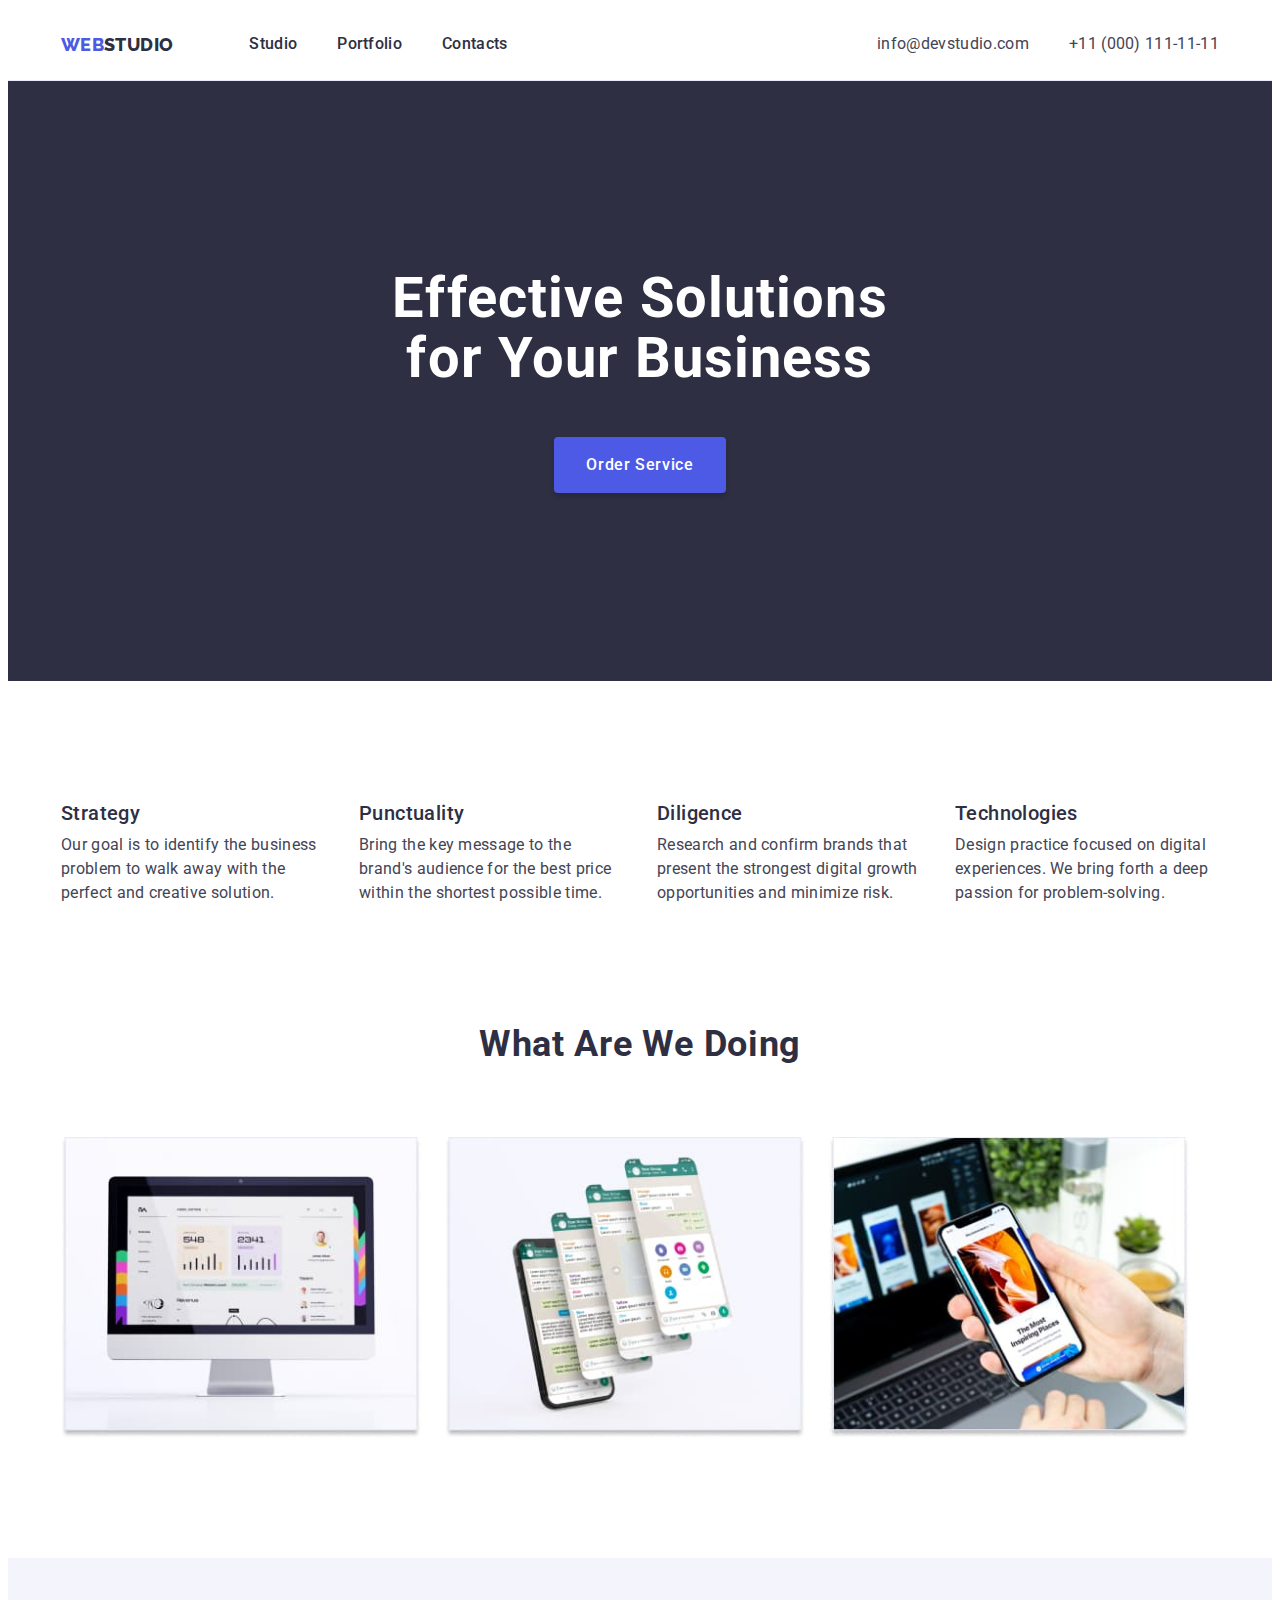
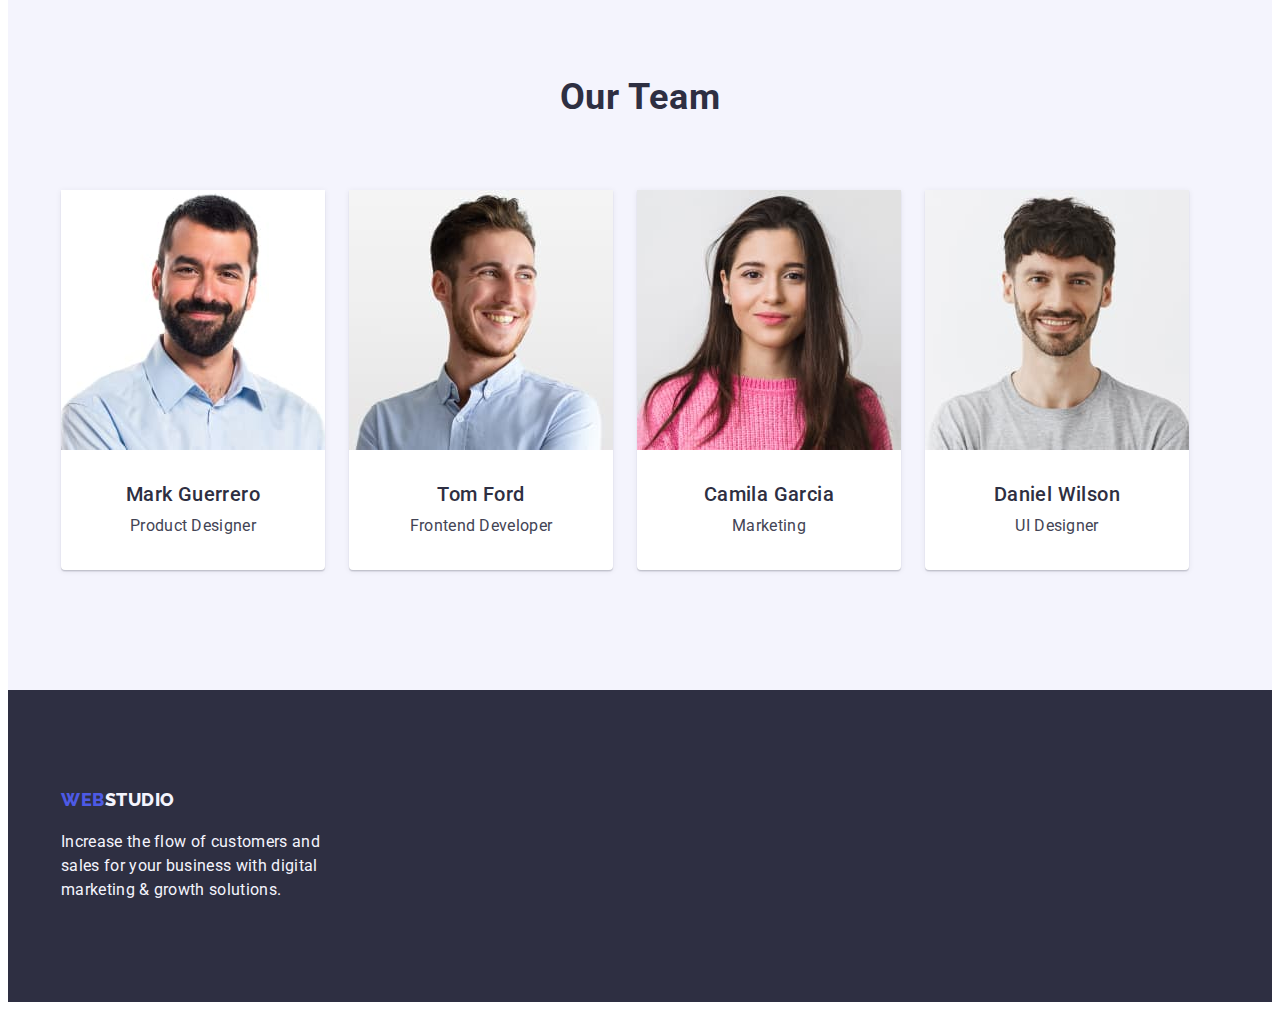
<file: index.html>
<!DOCTYPE html>
<html lang="en">
  <head>
    <meta charset="UTF-8" />
    <meta http-equiv="X-UA-Compatible" content="IE=edge" />
    <meta name="viewport" content="width=device-width, initial-scale=1.0" />
    <title>WebStudio</title>
    <link
      rel="stylesheet"
      href="https://cdnjs.cloudflare.com/ajax/libs/modern-normalize/2.0.0/modern-normalize.css"
      integrity="sha512-gA2Bvu0/hw4oj0Lp8ZHjK+o3S4BE5m8d/wNVy6ktKLhHKPpWLQwv9ixzuWirWOakoJqlBdePq2NhoCaUOQ5npQ=="
      crossorigin="anonymous"
      referrerpolicy="no-referrer"
    />
    <link rel="stylesheet" href="./css/styles.css" />
    <link rel="preconnect" href="https://fonts.googleapis.com" />
    <link rel="preconnect" href="https://fonts.gstatic.com" crossorigin />
    <link
      href="https://fonts.googleapis.com/css2?family=Raleway:wght@800&family=Roboto:wght@400;500;700;900&display=swap"
      rel="stylesheet"
    />
  </head>
  <body>
    <header class="header">
      <div class="container header-wrapper">
        <nav class="nav">
          <a href="./index.html" class="logo-header"
            ><span class="web">web</span>studio</a
          >
          <ul class="site-nav">
            <li><a class="link" href="./index.html">Studio</a></li>
            <li><a class="link" href="./portfolio.html">Portfolio</a></li>
            <li><a class="link" href="#">Contacts</a></li>
          </ul>
        </nav>
          <address class="contact-links">
            <ul class="address">
              <li>
                <a class="contact" href="mailto:info@devstudio.com"
                  >info@devstudio.com</a
                >
              </li>
              <li>
                <a class="contact" href="tel:+110001111111"
                  >+11 (000) 111-11-11</a
                >
              </li>
            </ul>
          </address>
      </div>
    </header>
    <main>
      <section class="first-section section">
        <div class="container">
          <h1 class="header-primary">
            Effective Solutions <br />
            for Your Business
          </h1>
          <button class="button-main-page" type="button">Order Service</button>
        </div>
      </section>
      <section class="section second-section">
        <div class="container">
          <h2 class="visually-hidden">index</h2>
          <ul class="our-values">
            <li class="our-values-list-item">
              <h3 class="header-tertiary">Strategy</h3>
              <p class="text">
                Our goal is to identify the business problem to walk away with
                the perfect and creative solution.
              </p>
            </li>
            <li class="our-values-list-item">
              <h3 class="header-tertiary">Punctuality</h3>
              <p class="text">
                Bring the key message to the brand's audience for the best price
                within the shortest possible time.
              </p>
            </li>
            <li class="our-values-list-item">
              <h3 class="header-tertiary">Diligence</h3>
              <p class="text">
                Research and confirm brands that present the strongest digital
                growth opportunities and minimize risk.
              </p>
            </li>
            <li class="our-values-list-item">
              <h3 class="header-tertiary">Technologies</h3>
              <p class="text">
                Design practice focused on digital experiences. We bring forth a
                deep passion for problem-solving.
              </p>
            </li>
          </ul>
        </div>
      </section>
      <section class="section third-section">
        <div class="container">
          <h2 class="header-secondary">What are we doing</h2>
          <ul class="header-secondary-list">
            <li class="photo">
              <img
                src="images/img1.jpg"
                alt="a computer monitor displaying some data"
                width="360"
                height="300"
              />
            </li>
            <li class="photo">
              <img
                src="images/img2.jpg"
                alt="a smartphone with four separate whatsapp's conversations"
                width="360"
                height="300"
              />
            </li>
            <li class="photo">
              <img
                src="images/img3.jpg"
                alt="a hand holding a smartphone above a laptop"
                width="360"
                height="300"
              />
            </li>
          </ul>
        </div>
      </section>
      <section class="fourth-section section">
        <div class="container">
          <h2 class="header-secondary">Our team</h2>
          <ul class="team">
            <li class="employees">
              <img
                src="images/img4.jpg"
                alt="a bearded man wearing shirt"
                width="264"
                height="260"
              />
              <div class="card-content">
                <h3 class="name">Mark Guerrero</h3>
                <p class="profession">Product Designer</p>
              </div>
            </li>
            <li class="employees">
              <img
                src="images/img5.jpg"
                alt="a smiling man not looking into the camera"
                width="264"
                height="260"
              />
              <div class="card-content">
                <h3 class="name">Tom Ford</h3>
                <p class="profession">Frontend Developer</p>
              </div>
            </li>
            <li class="employees">
              <img
                src="images/img6.jpg"
                alt="a woman with dark hair"
                width="264"
                height="260"
              />
              <div class="card-content">
                <h3 class="name">Camila Garcia</h3>
                <p class="profession">Marketing</p>
              </div>
            </li>
            <li class="employees">
              <img
                src="images/img7.jpg"
                alt="a smiling man wearing a T-shirt"
                width="264"
                height="260"
              />
              <div class="card-content">
                <h3 class="name">Daniel Wilson</h3>
                <p class="profession">UI Designer</p>
              </div>
            </li>
          </ul>
        </div>
      </section>
    </main>
    <footer class="footer">
      <div class="container">
        <a href="./index.html" class="logo-footer"
          ><span class="web">web</span>studio</a
        >
        <p class="text-footer">
          Increase the flow of customers and sales for your business with
          digital marketing & growth solutions.
        </p>
      </div>
    </footer>
  </body>
</html>
</file>
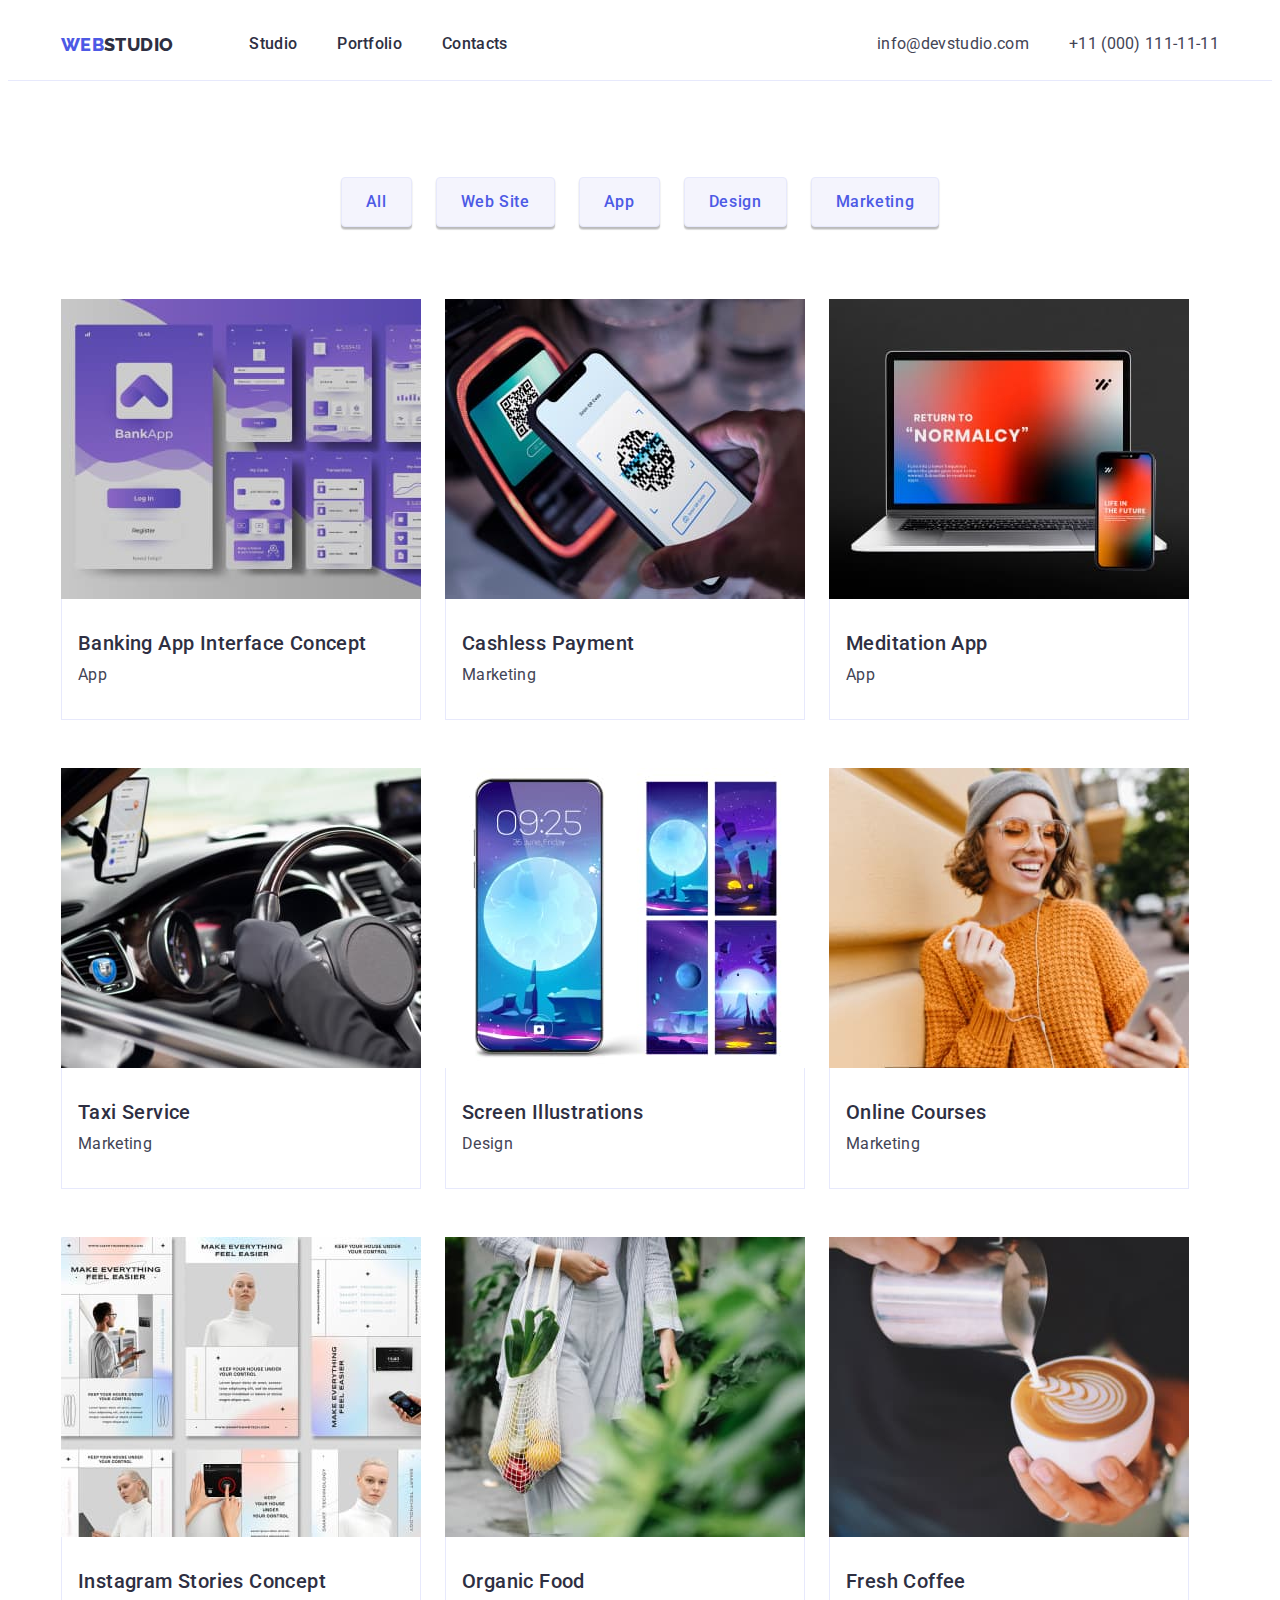
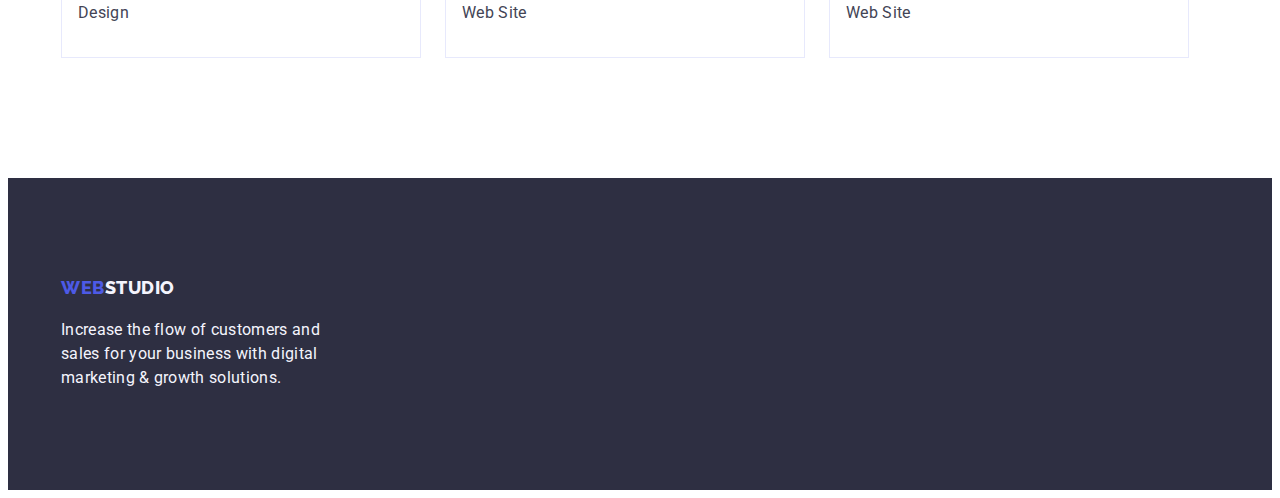
<file: portfolio.html>
<!DOCTYPE html>
<html lang="en">
  <head>
    <meta charset="UTF-8" />
    <meta name="viewport" content="width=device-width, initial-scale=1.0" />
    <title>Portfolio</title>
    <link
      rel="stylesheet"
      href="https://cdnjs.cloudflare.com/ajax/libs/modern-normalize/2.0.0/modern-normalize.css"
      integrity="sha512-gA2Bvu0/hw4oj0Lp8ZHjK+o3S4BE5m8d/wNVy6ktKLhHKPpWLQwv9ixzuWirWOakoJqlBdePq2NhoCaUOQ5npQ=="
      crossorigin="anonymous"
      referrerpolicy="no-referrer"
    />
    <link rel="stylesheet" href="./css/styles.css" />
    <link rel="preconnect" href="https://fonts.googleapis.com" />
    <link rel="preconnect" href="https://fonts.gstatic.com" crossorigin />
    <link
      href="https://fonts.googleapis.com/css2?family=Raleway:wght@800&family=Roboto:wght@400;500;700;900&display=swap"
      rel="stylesheet"
    />
  </head>
  <body>
    <header class="header">
      <div class="container header-wrapper">
        <nav class="nav">
          <a href="./index.html" class="logo-header"
            ><span class="web">web</span>studio</a
          >
          <ul class="site-nav">
            <li><a class="link" href="./index.html">Studio</a></li>
            <li><a class="link" href="./portfolio.html">Portfolio</a></li>
            <li><a class="link" href="#">Contacts</a></li>
          </ul>
        </nav>
        <div class="contact-links">
          <address>
            <ul class="address">
              <li>
                <a class="contact" href="mailto:info@devstudio.com"
                  >info@devstudio.com</a
                >
              </li>
              <li>
                <a class="contact" href="tel:+110001111111"
                  >+11 (000) 111-11-11</a
                >
              </li>
            </ul>
          </address>
        </div>
      </div>
    </header>
    <main>
      <section class="portfolio-section">
        <div class="container">
          <h1 class="visually-hidden">portfolio</h1>
          <ul class="buttons">
            <li>
              <button class="filters" type="button">All</button>
            </li>
            <li>
              <button class="filters" type="button">Web Site</button>
            </li>
            <li>
              <button class="filters" type="button">App</button>
            </li>
            <li>
              <button class="filters" type="button">Design</button>
            </li>
            <li>
              <button class="filters" type="button">Marketing</button>
            </li>
          </ul>
          <ul class="card-set">
            <li class="item">
              <a href="" class="item-link">
                <img
                  src="images/img8.jpg"
                  alt="banking app"
                  width="360"
                  height="300"
                />
                <div class="projects">
                  <h3 class="project-name">Banking App Interface Concept</h3>
                  <p class="project-type">App</p>
                </div>
              </a>
            </li>
            <li class="item">
              <a href="" class="item-link">
                <img
                  src="images/img9.jpg"
                  alt="cashless payment by a smartphone"
                  width="360"
                  height="300"
                />
                <div class="projects">
                  <h3 class="project-name">Cashless Payment</h3>
                  <p class="project-type">Marketing</p>
                </div>
              </a>
            </li>
            <li class="item">
              <a href="" class="item-link">
                <img
                  src="images/img10.jpg"
                  alt="a laptop and a smartphone"
                  width="360"
                  height="300"
                />
                <div class="projects">
                  <h3 class="project-name">Meditation App</h3>
                  <p class="project-type">App</p>
                </div>
              </a>
            </li>
            <li class="item">
              <a href="" class="item-link">
                <img
                  src="images/img11.jpg"
                  alt="a steering wheel"
                  width="360"
                  height="300"
                />
                <div class="projects">
                  <h3 class="project-name">Taxi Service</h3>
                  <p class="project-type">Marketing</p>
                </div>
              </a>
            </li>
            <li class="item">
              <a href="" class="item-link">
                <img
                  src="images/img12.jpg"
                  alt="a smartphone screen illustrations"
                  width="360"
                  height="300"
                />
                <div class="projects">
                  <h3 class="project-name">Screen Illustrations</h3>
                  <p class="project-type">Design</p>
                </div>
              </a>
            </li>
            <li class="item">
              <a href="" class="item-link">
                <img
                  src="images/img13.jpg"
                  alt="a smiling woman holding a headphone and watching something on a smartphone"
                  width="360"
                  height="300"
                />
                <div class="projects">
                  <h3 class="project-name">Online Courses</h3>
                  <p class="project-type">Marketing</p>
                </div>
              </a>
            </li>
            <li class="item">
              <a href="" class="item-link">
                <img
                  src="images/img14.jpg"
                  alt="six examples of an instagram story"
                  width="360"
                  height="300"
                />
                <div class="projects">
                  <h3 class="project-name">Instagram Stories Concept</h3>
                  <p class="project-type">Design</p>
                </div>
              </a>
            </li>
            <li class="item">
              <a href="" class="item-link">
                <img
                  src="images/img15.jpg"
                  alt="a person holding a shopping bag with some veggies inside of it"
                  width="360"
                  height="300"
                />
                <div class="projects">
                  <h3 class="project-name">Organic Food</h3>
                  <p class="project-type">Web Site</p>
                </div>
              </a>
            </li>
            <li class="item">
              <a href="" class="item-link">
                <img
                  src="images/img16.jpg"
                  alt="a barista styling coffee"
                  width="360"
                  height="300"
                />
                <div class="projects">
                  <h3 class="project-name">Fresh Coffee</h3>
                  <p class="project-type">Web Site</p>
                </div>
              </a>
            </li>
          </ul>
        </div>
      </section>
    </main>
    <footer class="footer">
      <div class="container">
        <a href="./index.html" class="logo-footer"
          ><span class="web">web</span>studio</a
        >
        <p class="text-footer">
          Increase the flow of customers and sales for your business with
          digital marketing & growth solutions.
        </p>
      </div>
    </footer>
  </body>
</html>
</file>
<file: css/styles.css>
:root {
  --color-white: #ffffff;
  --color-navy-blue: #2e2f42;
  --color-iris: #4d5ae5;
  --color-ocean: #404bbf;
  --color-slate: #434455;
  --color-cloud: #f4f4fd;
  --color-cornflower: #e7e9fc;
  --font-main: "Roboto", sans-serif;
  --font-logo: "Raleway", san-serif;
}

body {
  background-color: var(--color-white);
  font-family: var(--font-main);
  color: var(--color-slate);
}

h1,
h2,
h3,
h4,
h5,
h6,
p {
  margin: 0;
}

img {
  display: block;
  max-width: 100%;
  height: auto;
}

button {
  cursor: pointer;
  border: none;
  border-radius: 4px;
}

ul {
  list-style-type: none;
  padding-left: 0;
  margin: 0;
}

a {
  text-decoration: none;
  color: inherit;
}

.section {
  padding-top: 120px;
  padding-bottom: 120px;
}

.container {
  max-width: 1158px;
  margin: 0 auto;
  padding-inline: 15px;
}

.logo-header {
  color: var(--color-navy-blue);
  font-family: var(--font-logo);
  font-size: 18px;
  font-weight: 800;
  text-decoration: none;
  text-transform: uppercase;
  letter-spacing: 0.02em;
  display: inline-flex;
  align-items: center;
  margin-right: 76px;
}

.web {
  color: var(--color-iris);
}

.site-nav {
  display: inline-flex;
  align-items: flex-start;
  gap: 40px;
  padding: 24px 0;
}

.header {
  border-bottom: 1px solid var(--color-cornflower);
}

.header-wrapper {
  display: flex;
  align-items: center;
}

.header-wrapper > nav {
  display: flex;
}

.header-wrapper > nav > ul {
  display: flex;
}

.nav {
  display: flex;
  align-items: center;
}

.contact {
  color: var(--color-slate);
  font-size: 16px;
  line-height: 1.5;
  letter-spacing: 0.02em;
  font-style: normal;
}

.contact:hover,
.contact:focus {
  color: var(--color-ocean);
}

.address {
  display: flex;
  gap: 40px;
}

.contact-links {
  margin-left: auto;
}

.link {
  font-size: 16px;
  color: var(--color-navy-blue);
  font-weight: 500;
  letter-spacing: 0.02em;
  line-height: 1.5;
  padding: 24px 0;
}

.link:hover,
.link:focus {
  color: var(--color-ocean);
}

.first-section {
  background-color: var(--color-navy-blue);
  text-align: center;
  padding: 188px 0;
}

.header-primary {
  color: var(--color-white);
  font-size: 56px;
  font-weight: 700;
  line-height: 1.07;
  letter-spacing: 0.02em;
  max-width: 496px;
  margin: 0 auto;
  margin-bottom: 48px;
}

.button-main-page {
  font-family: inherit;
  background-color: var(--color-iris);
  color: var(--color-white);
  font-size: 16px;
  font-weight: 500;
  line-height: 1.5;
  letter-spacing: 0.04em;
  display: block;
  padding: 16px 32px;
  align-items: flex-start;
  gap: 10px;
  box-shadow: 0px 4px 4px 0px rgba(0, 0, 0, 0.15);
  min-width: 169px;
  height: 56px;
  margin: 0 auto;
}

.button-main-page:hover,
.button-main-page:focus {
  background-color: var(--color-ocean);
  color: var(--color-white);
}

.second-section {
  flex-shrink: 0;
}

.our-values {
  display: flex;
  justify-content: space-between;
  gap: 24px;
}

.our-values-list-item {
  width: 264px;
}

.header-tertiary {
  color: var(--color-navy-blue);
  font-size: 20px;
  font-weight: 500;
  line-height: 1.2;
  letter-spacing: 0.02em;
  gap: 8px;
  margin: 0 auto;
  margin-bottom: 8px;
}

.text {
  font-size: 16px;
  line-height: 1.5;
  letter-spacing: 0.02em;
}

.third-section {
  padding-top: 0;
}

.header-secondary {
  color: var(--color-navy-blue);
  font-size: 36px;
  font-weight: 700;
  line-height: 1.11;
  letter-spacing: 0.02em;
  text-transform: capitalize;
  text-align: center;
  margin: 0 auto;
  margin-bottom: 72px;
}

.header-secondary-list {
  display: flex;
  gap: 24px;
}

.photo {
  display: inline-flex;
  flex-direction: column;
  align-items: flex-start;
  gap: 24px;
}

.fourth-section {
  background-color: var(--color-cloud);
}

.name {
  color: var(--color-navy-blue);
  font-size: 20px;
  font-weight: 500;
  line-height: 1.2;
  letter-spacing: 0.02em;
  text-align: center;
  margin-bottom: 8px;
}

.profession {
  font-size: 16px;
  line-height: 1.5;
  letter-spacing: 0.02em;
  text-align: center;
}

.team {
  display: flex;
  gap: 24px;
}

.card-content {
  padding: 32px 16px;
}

.employees {
  text-align: center;
  border-radius: 0px 0px 4px 4px;
  background: var(--color-white);
  box-shadow: 0px 2px 1px 0px rgba(46, 47, 66, 0.08),
    0px 1px 1px 0px rgba(46, 47, 66, 0.16),
    0px 1px 6px 0px rgba(46, 47, 66, 0.08);
}

.footer {
  background-color: var(--color-navy-blue);
  padding: 100px 0;
}

.logo-footer {
  color: var(--color-cloud);
  font-family: var(--font-logo);
  font-size: 18px;
  font-weight: 800;
  line-height: 1.16;
  letter-spacing: 0.03em;
  text-decoration: none;
  text-transform: uppercase;
  display: inline-block;
  height: 24px;
  align-items: center;
  flex-shrink: 0;
  margin-bottom: 16px;
}

.text-footer {
  font-size: 16px;
  line-height: 1.5;
  color: var(--color-cloud);
  letter-spacing: 0.02em;
  width: 264px;
}

.visually-hidden {
  position: absolute;
  width: 1px;
  height: 1px;
  margin: -1px;
  border: 0;
  padding: 0;

  white-space: nowrap;
  clip-path: inset(100%);
  clip: rect(0 0 0 0);
  overflow: hidden;
}

.portfolio-section {
  padding-top: 96px;
  padding-bottom: 120px;
}

.filters {
  background-color: var(--color-cloud);
  color: var(--color-iris);
  font-size: 16px;
  font-weight: 500;
  line-height: 1.5;
  letter-spacing: 0.04em;
  font-family: inherit;
  text-align: center;
  display: flex;
  padding: 12px 24px;
  align-items: flex-start;
  box-shadow: 0px 2px 2px 0px rgba(0, 0, 0, 0.12),
    0px 2px 1px 0px rgba(0, 0, 0, 0.08), 0px 3px 1px 0px rgba(0, 0, 0, 0.1);
  border: 1px solid var(--color-cornflower);
}

.filters:hover,
.filters:focus {
  color: var(--color-white);
  background-color: var(--color-ocean);
  border: 1px solid transparent;
}

.buttons {
  display: flex;
  gap: 24px;
  justify-content: center;
  margin-bottom: 72px;
}

.project-name {
  color: var(--color-navy-blue);
  font-size: 20px;
  font-weight: 500;
  line-height: 1.2;
  letter-spacing: 0.02em;
  margin-bottom: 8px;
}

.project-type {
  color: var(--color-slate);
  font-size: 16px;
  line-height: 1.5;
  letter-spacing: 0.02em;
}

.card-set {
  display: flex;
  flex-wrap: wrap;
  gap: 20px;
  column-gap: 24px;
  row-gap: 48px;
}

.item {
  width: calc((100%-48px) / 3);
}

.projects {
  padding: 32px 16px;
  border: 1px solid var(--color-cornflower);
  border-top: none;
}
</file>
